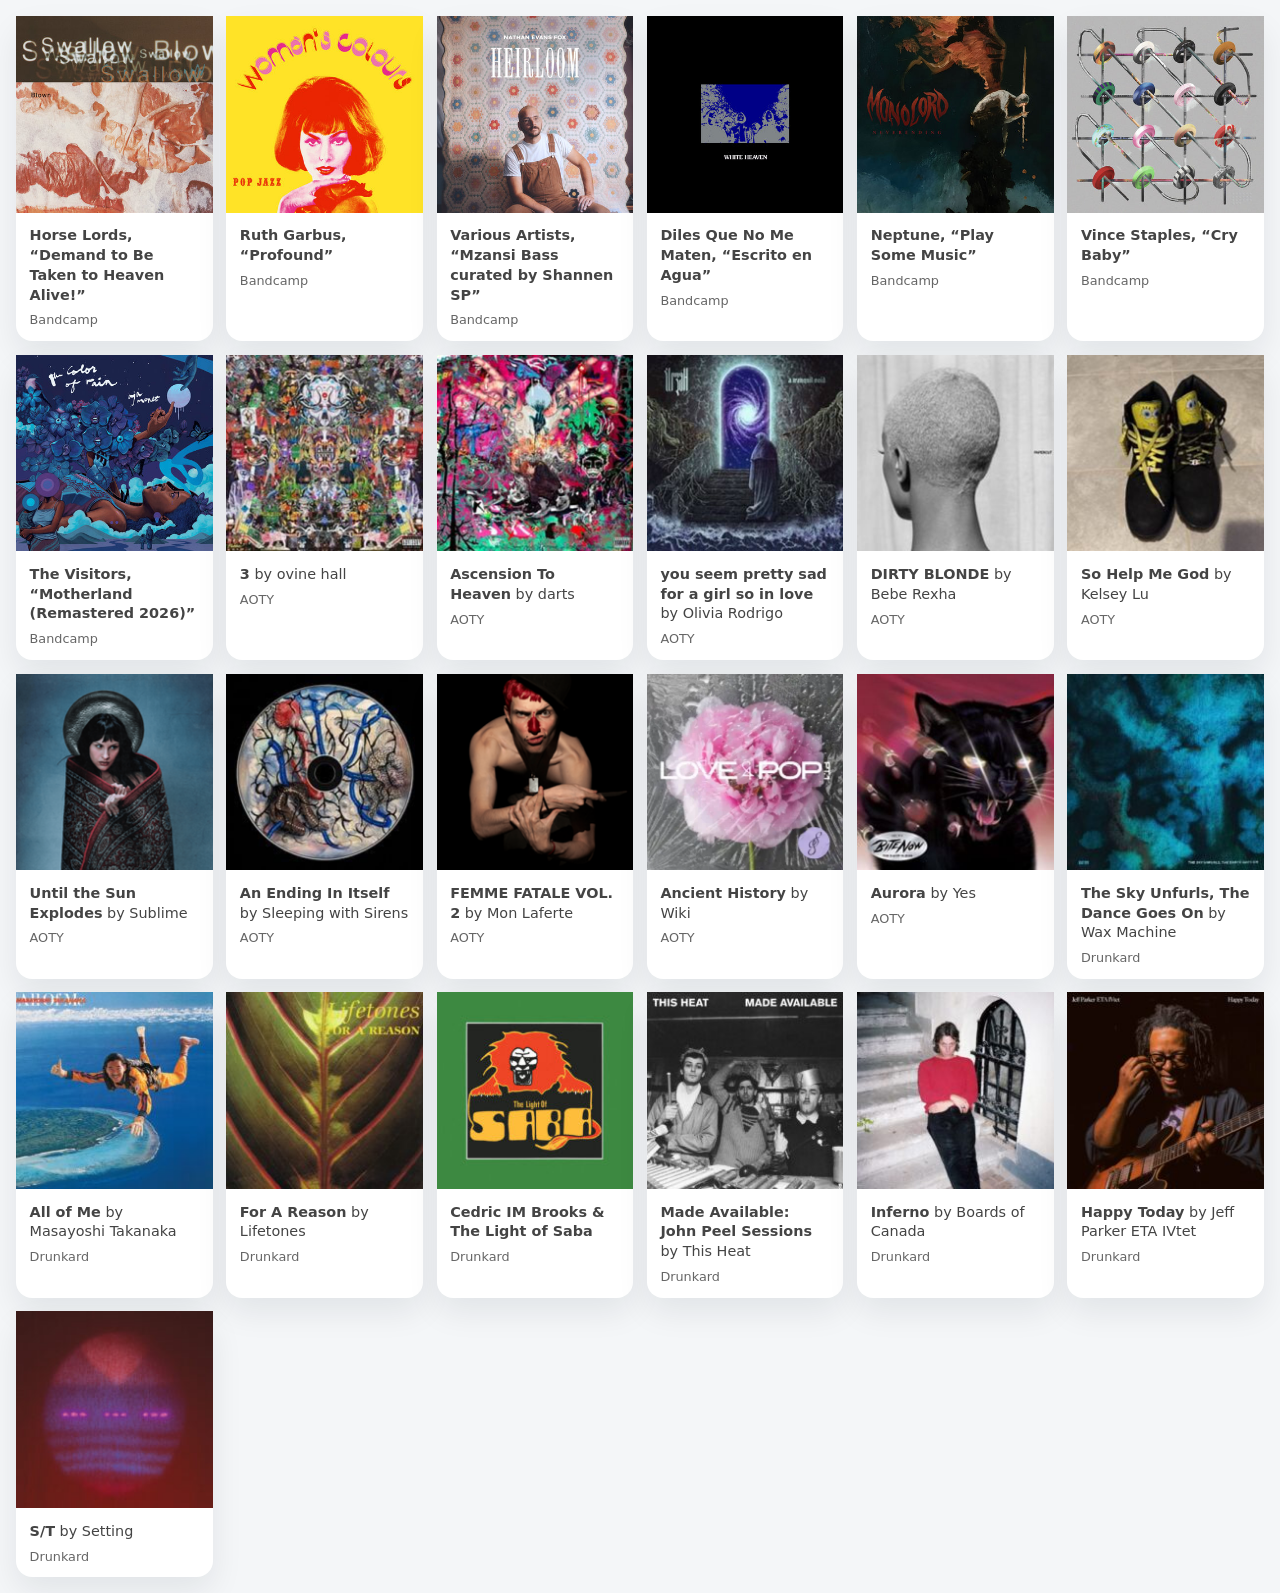
<file: index.html>
<!doctype html>
<html>
<head>
  <meta charset="utf-8">
  <title>Album Picks</title>
  <link rel="stylesheet" href="style.css">
</head>
<body>
  <div id="albums">Loading...</div>

  <script src="script.js"></script>
</body>
</html>
</file>
<file: style.css>
html,
body {
  margin: 0;
  min-height: 100vh;
}

body {
  padding: 1rem;
  font-family: Inter, system-ui, -apple-system, BlinkMacSystemFont, "Segoe UI", sans-serif;
  background: #f4f6f8;
  color: #111;
  overflow-x: hidden;
  overflow-y: visible;
}

#albums {
  display: grid;
  width: 100%;
  gap: 0.85rem;
  max-width: 1400px;
  margin: 0 auto;
  grid-template-columns: repeat(auto-fit, minmax(200px, 1fr));
}

.album {
  background: #fff;
  border-radius: 1rem;
  box-shadow: 0 14px 32px rgba(15, 23, 42, 0.08);
  overflow: hidden;
  display: flex;
  flex-direction: column;
}

.album img {
  width: 100%;
  height: auto;
  aspect-ratio: 1 / 1;
  object-fit: cover;
  display: block;
  max-width: 100%;
}

.album-details {
  padding: 0.85rem;
  display: flex;
  flex-direction: column;
  gap: 0.45rem;
}

.album-details h2 {
  margin: 0;
  font-size: 0.95rem;
  line-height: 1.3;
  font-weight: 400;
}

.album-name {
  font-weight: 700;
}

.artist-name {
  font-weight: 400;
}

.album-source {
  color: #666;
  font-size: 0.8rem;
}

.album-details a {
  color: #444;
  text-decoration: none;
  font-size: 0.9rem;
}

.album-details a:hover {
  text-decoration: underline;
}

@media (min-width: 900px) {
  #albums {
    grid-template-columns: repeat(6, minmax(0, 1fr));
  }
}

@media (max-width: 650px) {
  body {
    padding: 0.25rem;
  }

  #albums {
    grid-template-columns: repeat(2, minmax(0, 1fr));
    gap: 0.4rem;
  }

  .album-details {
    padding: 0.35rem;
  }

  .album-details h2 {
    font-size: 0.68rem;
    line-height: 1.05;
  }

  .album-details a {
    display: none;
  }
}

.album {
  overflow: visible;
}
</file>
